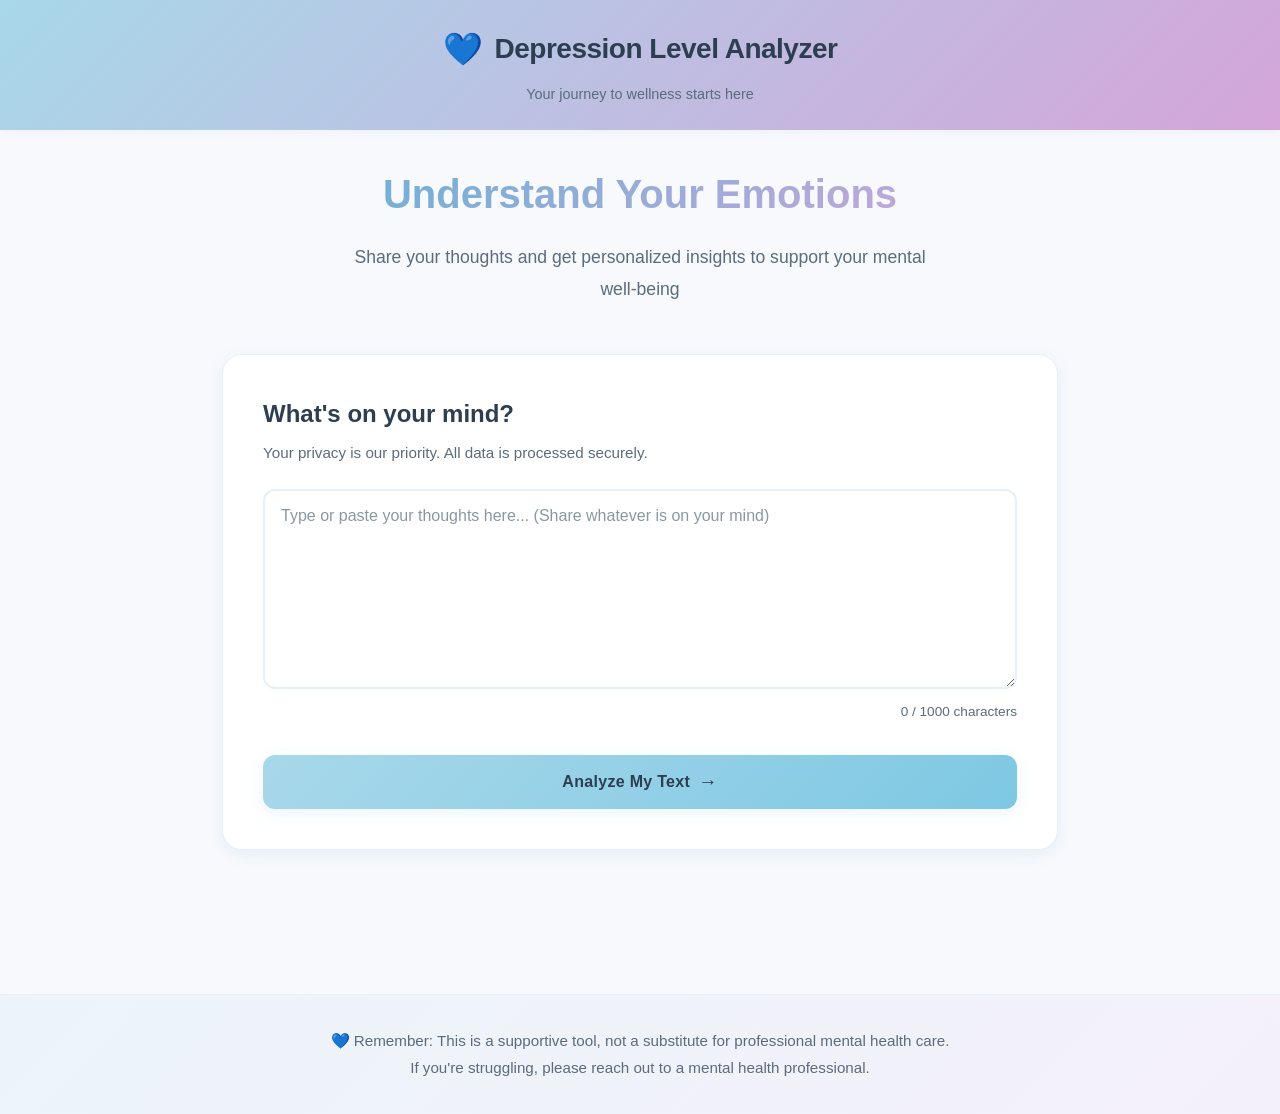
<file: frontend/index.html>
<!DOCTYPE html>
<html lang="en">
<head>
    <meta charset="UTF-8">
    <meta name="viewport" content="width=device-width, initial-scale=1.0">
    <title>Depression Level Analyzer - Find Support</title>
    <link rel="stylesheet" href="styles.css">
</head>
<body>
    <!-- Navigation Bar -->
    <nav class="navbar">
        <div class="nav-container">
            <div class="logo">
                <span class="logo-icon">💙</span>
                <span class="logo-text">Depression Level Analyzer</span>
            </div>
            <p class="nav-subtitle">Your journey to wellness starts here</p>
        </div>
    </nav>

    <!-- Main Container -->
    <main class="container">
        <!-- Hero Section -->
        <section class="hero">
            <h1>Understand Your Emotions</h1>
            <p class="hero-subtitle">Share your thoughts and get personalized insights to support your mental well-being</p>
        </section>

        <!-- Input Section -->
        <section class="input-section">
            <div class="input-card">
                <h2>What's on your mind?</h2>
                <p class="input-hint">Your privacy is our priority. All data is processed securely.</p>
                
                <form id="predictionForm" class="form-group">
                    <textarea 
                        id="userText" 
                        class="textarea" 
                        placeholder="Type or paste your thoughts here... (Share whatever is on your mind)"
                        rows="8"
                        required
                    ></textarea>
                    
                    <div class="char-count">
                        <span id="charCount">0</span> / 1000 characters
                    </div>
                    
                    <button type="submit" class="btn btn-primary">
                        <span class="btn-text">Analyze My Text</span>
                        <span class="btn-icon">→</span>
                    </button>
                </form>
            </div>
        </section>

        <!-- Loading State -->
        <div id="loadingSpinner" class="loading-container hidden">
            <div class="spinner"></div>
            <p class="loading-text">Analyzing your thoughts...</p>
            <p class="loading-subtext">This helps us understand and support you better</p>
        </div>

        <!-- Results Section -->
        <section id="resultsSection" class="results-section hidden">
            
            <!-- Severity Card -->
            <div class="result-card severity-card fade-in">
                <div class="card-header">
                    <h3>Depression Severity Level</h3>
                    <span class="card-icon">📊</span>
                </div>
                <div class="severity-content">
                    <div class="severity-badge" id="severityBadge"></div>
                    <p class="severity-label" id="severityLabel"></p>
                    <p class="severity-description" id="severityDescription"></p>
                </div>
            </div>

            <!-- Risk Score Card -->
            <div class="result-card risk-card fade-in animation-delay-1">
                <div class="card-header">
                    <h3>Mental Health Risk Score</h3>
                    <span class="card-icon">⚠️</span>
                </div>
                <div class="risk-content">
                    <div class="risk-gauge">
                        <div class="gauge-bar">
                            <div class="gauge-fill" id="gaugeFill"></div>
                        </div>
                        <div class="gauge-labels">
                            <span>0</span>
                            <span id="riskScore">0</span>
                            <span>100</span>
                        </div>
                    </div>
                    <p class="risk-interpretation" id="riskInterpretation"></p>
                </div>
            </div>

            <!-- Emotion Card -->
            <div class="result-card emotion-card fade-in animation-delay-2">
                <div class="card-header">
                    <h3>Detected Emotion</h3>
                    <span class="card-icon">🎭</span>
                </div>
                <div class="emotion-content">
                    <p class="emotion-emoji" id="emotionEmoji"></p>
                    <p class="emotion-text" id="emotionText"></p>
                    <p class="emotion-description" id="emotionDescription"></p>
                </div>
            </div>

            <!-- Suicide Risk Alert (High Risk Only) -->
            <div id="suicideRiskAlert" class="result-card alert-card high-risk hidden fade-in animation-delay-3">
                <div class="card-header alert-header">
                    <h3>⚠️ Important Safety Notice</h3>
                </div>
                <div class="alert-content">
                    <p class="alert-text">We've detected indicators suggesting you might be experiencing significant distress.</p>
                    <p class="alert-subtext">You're not alone. Please reach out for support:</p>
                    <div class="crisis-resources">
                        <a href="tel:988" class="resource-link">
                            <span class="resource-icon">📞</span>
                            <span>Call 988 (US Suicide & Crisis Lifeline)</span>
                        </a>
                        <a href="https://www.crisistextline.org/" target="_blank" class="resource-link">
                            <span class="resource-icon">💬</span>
                            <span>Text HOME to 741741 (Crisis Text Line)</span>
                        </a>
                        <a href="https://www.international.findahelpline.com/" target="_blank" class="resource-link">
                            <span class="resource-icon">🌍</span>
                            <span>Find Helpline in Your Country</span>
                        </a>
                    </div>
                </div>
            </div>

            <!-- Coping Strategies Card -->
            <div class="result-card strategies-card fade-in animation-delay-4">
                <div class="card-header">
                    <h3>Personalized Support Strategies</h3>
                    <span class="card-icon">🌿</span>
                </div>
                <div class="strategies-content">
                    <ul class="strategies-list" id="strategiesList"></ul>
                </div>
            </div>

            <!-- New Analysis Button -->
            <div class="new-analysis-section fade-in animation-delay-5">
                <button class="btn btn-secondary" id="newAnalysisBtn">
                    <span class="btn-text">Run Another Analysis</span>
                </button>
            </div>

        </section>

        <!-- Error Message -->
        <div id="errorMessage" class="error-message hidden"></div>

    </main>

    <!-- Footer -->
    <footer class="footer">
        <p class="footer-text">
            💙 Remember: This is a supportive tool, not a substitute for professional mental health care. 
            <br>If you're struggling, please reach out to a mental health professional.
        </p>
    </footer>

    <script src="script.js"></script>
</body>
</html>
</file>
<file: frontend/styles.css>
/* ================================
   GLOBAL STYLES & RESET
   ================================ */

* {
    margin: 0;
    padding: 0;
    box-sizing: border-box;
}

:root {
    /* Calming Color Palette */
    --primary-soft: #a8d8ea;     /* Light blue */
    --primary: #7ec8e3;           /* Soft blue */
    --primary-dark: #5db3d5;      /* Deeper blue */
    --lavender: #d4a5d9;          /* Soft lavender */
    --mint: #a8d8d8;              /* Soft mint */
    --sage: #9db8a0;              /* Soft sage green */
    --coral-soft: #f8b4b4;        /* Soft coral */
    
    --background: #f8f9fd;        /* Very light blue */
    --card-bg: #ffffff;           /* White */
    --text-dark: #2c3e50;         /* Dark slate */
    --text-light: #5a6c7d;        /* Light slate */
    --border-color: #e8f0f7;      /* Very light border */
    
    --shadow-sm: 0 2px 8px rgba(124, 179, 213, 0.1);
    --shadow-md: 0 4px 16px rgba(124, 179, 213, 0.15);
    --shadow-lg: 0 8px 32px rgba(124, 179, 213, 0.2);
    
    --transition: all 0.3s cubic-bezier(0.4, 0, 0.2, 1);
    --font-family: 'Segoe UI', Tahoma, Geneva, Verdana, sans-serif;
}

/* Dark mode support */
@media (prefers-color-scheme: dark) {
    :root {
        --background: #1a202c;
        --card-bg: #2d3748;
        --text-dark: #f7fafc;
        --text-light: #cbd5e0;
        --border-color: #4a5568;
    }
}

html, body {
    height: 100%;
    font-family: var(--font-family);
    background: linear-gradient(135deg, var(--background) 0%, var(--background) 100%);
    color: var(--text-dark);
    line-height: 1.6;
}

/* ================================
   NAVBAR
   ================================ */

.navbar {
    background: linear-gradient(135deg, var(--primary-soft) 0%, var(--lavender) 100%);
    padding: 1.5rem 0;
    box-shadow: var(--shadow-sm);
    position: sticky;
    top: 0;
    z-index: 100;
}

.nav-container {
    max-width: 1200px;
    margin: 0 auto;
    padding: 0 2rem;
    text-align: center;
}

.logo {
    display: flex;
    align-items: center;
    justify-content: center;
    gap: 0.75rem;
    margin-bottom: 0.5rem;
}

.logo-icon {
    font-size: 2rem;
    animation: float 3s ease-in-out infinite;
}

@keyframes float {
    0%, 100% { transform: translateY(0px); }
    50% { transform: translateY(-10px); }
}

.logo-text {
    font-size: 1.75rem;
    font-weight: 700;
    color: var(--text-dark);
    letter-spacing: -0.5px;
}

.nav-subtitle {
    font-size: 0.9rem;
    color: var(--text-light);
    font-weight: 400;
}

/* ================================
   CONTAINER & LAYOUT
   ================================ */

.container {
    max-width: 900px;
    margin: 0 auto;
    padding: 2rem;
}

/* ================================
   HERO SECTION
   ================================ */

.hero {
    text-align: center;
    margin-bottom: 3rem;
    animation: fadeInDown 0.8s ease-out;
}

.hero h1 {
    font-size: 2.5rem;
    color: var(--text-dark);
    margin-bottom: 1rem;
    font-weight: 700;
    background: linear-gradient(135deg, var(--primary-dark) 0%, var(--lavender) 100%);
    -webkit-background-clip: text;
    -webkit-text-fill-color: transparent;
    background-clip: text;
}

.hero-subtitle {
    font-size: 1.1rem;
    color: var(--text-light);
    max-width: 600px;
    margin: 0 auto;
    line-height: 1.8;
}

/* ================================
   INPUT SECTION
   ================================ */

.input-section {
    margin-bottom: 3rem;
}

.input-card {
    background: var(--card-bg);
    border-radius: 20px;
    padding: 2.5rem;
    box-shadow: var(--shadow-md);
    border: 1px solid var(--border-color);
    animation: fadeInUp 0.8s ease-out;
}

.input-card h2 {
    font-size: 1.5rem;
    color: var(--text-dark);
    margin-bottom: 0.5rem;
}

.input-hint {
    color: var(--text-light);
    font-size: 0.95rem;
    margin-bottom: 1.5rem;
}

.form-group {
    display: flex;
    flex-direction: column;
}

.textarea {
    width: 100%;
    padding: 1rem;
    border: 2px solid var(--border-color);
    border-radius: 12px;
    font-family: var(--font-family);
    font-size: 1rem;
    color: var(--text-dark);
    resize: vertical;
    min-height: 200px;
    transition: var(--transition);
    background-color: var(--card-bg);
}

.textarea:focus {
    outline: none;
    border-color: var(--primary);
    box-shadow: 0 0 0 3px rgba(124, 179, 213, 0.1);
}

.textarea::placeholder {
    color: var(--text-light);
    opacity: 0.7;
}

.char-count {
    margin-top: 0.75rem;
    font-size: 0.85rem;
    color: var(--text-light);
    text-align: right;
}

/* ================================
   BUTTONS
   ================================ */

.btn {
    padding: 1rem 2rem;
    border: none;
    border-radius: 12px;
    font-size: 1rem;
    font-weight: 600;
    cursor: pointer;
    transition: var(--transition);
    display: inline-flex;
    align-items: center;
    justify-content: center;
    gap: 0.5rem;
    letter-spacing: 0.3px;
    margin-top: 2rem;
}

.btn-primary {
    background: linear-gradient(135deg, var(--primary-soft) 0%, var(--primary) 100%);
    color: var(--text-dark);
    width: 100%;
    box-shadow: var(--shadow-md);
}

.btn-primary:hover {
    transform: translateY(-2px);
    box-shadow: var(--shadow-lg);
}

.btn-primary:active {
    transform: translateY(0);
}

.btn-primary:disabled {
    opacity: 0.5;
    cursor: not-allowed;
    transform: none;
}

.btn-secondary {
    background: linear-gradient(135deg, var(--sage) 0%, var(--mint) 100%);
    color: var(--text-dark);
    margin-top: 0;
}

.btn-secondary:hover {
    transform: translateY(-2px);
    box-shadow: var(--shadow-lg);
}

.btn-icon {
    font-size: 1.2rem;
}

/* ================================
   LOADING STATE
   ================================ */

.loading-container {
    text-align: center;
    padding: 4rem 2rem;
    animation: fadeIn 0.5s ease-out;
}

.spinner {
    width: 60px;
    height: 60px;
    border: 4px solid var(--border-color);
    border-top: 4px solid var(--primary);
    border-radius: 50%;
    animation: spin 1s linear infinite;
    margin: 0 auto 1.5rem;
}

@keyframes spin {
    to { transform: rotate(360deg); }
}

.loading-text {
    font-size: 1.2rem;
    color: var(--text-dark);
    font-weight: 600;
    margin-bottom: 0.5rem;
}

.loading-subtext {
    color: var(--text-light);
    font-size: 0.95rem;
}

.hidden {
    display: none !important;
}

/* ================================
   RESULTS SECTION
   ================================ */

.results-section {
    display: grid;
    gap: 2rem;
}

.result-card {
    background: var(--card-bg);
    border-radius: 16px;
    padding: 2rem;
    box-shadow: var(--shadow-md);
    border: 1px solid var(--border-color);
    transition: var(--transition);
    scroll-margin-top: 100px;
}

.result-card:hover {
    transform: translateY(-4px);
    box-shadow: var(--shadow-lg);
}

.card-header {
    display: flex;
    justify-content: space-between;
    align-items: center;
    margin-bottom: 1.5rem;
}

.card-header h3 {
    font-size: 1.3rem;
    color: var(--text-dark);
    font-weight: 600;
}

.card-icon {
    font-size: 1.8rem;
}

/* ================================
   SEVERITY CARD
   ================================ */

.severity-card {
    background: linear-gradient(135deg, rgba(168, 216, 234, 0.1) 0%, rgba(212, 165, 217, 0.05) 100%);
}

.severity-badge {
    display: inline-block;
    padding: 0.75rem 1.5rem;
    border-radius: 50px;
    font-weight: 700;
    font-size: 1.1rem;
    margin-bottom: 1rem;
    text-transform: uppercase;
    letter-spacing: 1px;
}

.severity-badge.mild {
    background: linear-gradient(135deg, #a8d8d8 0%, #9db8a0 100%);
    color: #1a3a3a;
}

.severity-badge.moderate {
    background: linear-gradient(135deg, #ffd89b 0%, #f8b4b4 100%);
    color: #5a3a1a;
}

.severity-badge.severe {
    background: linear-gradient(135deg, #ff9a9e 0%, #fab1a0 100%);
    color: #5a2c2c;
}

.severity-label {
    font-size: 1.2rem;
    font-weight: 600;
    color: var(--text-dark);
    margin-bottom: 0.5rem;
}

.severity-description {
    color: var(--text-light);
    line-height: 1.7;
}

/* ================================
   RISK CARD
   ================================ */

.risk-card {
    background: linear-gradient(135deg, rgba(248, 180, 180, 0.1) 0%, rgba(168, 216, 234, 0.05) 100%);
}

.risk-gauge {
    margin: 1.5rem 0;
}

.gauge-bar {
    width: 100%;
    height: 28px;
    background-color: var(--border-color);
    border-radius: 20px;
    overflow: hidden;
    box-shadow: inset 0 2px 4px rgba(0, 0, 0, 0.1);
    margin-bottom: 1rem;
}

.gauge-fill {
    height: 100%;
    background: linear-gradient(90deg, #9db8a0 0%, #ffd89b 50%, #ff9a9e 100%);
    border-radius: 20px;
    transition: width 0.8s cubic-bezier(0.25, 0.46, 0.45, 0.94);
    width: 0%;
}

.gauge-labels {
    display: flex;
    justify-content: space-between;
    font-size: 0.85rem;
    color: var(--text-light);
    font-weight: 600;
}

.risk-interpretation {
    color: var(--text-light);
    margin-top: 1rem;
    line-height: 1.7;
}

/* ================================
   EMOTION CARD
   ================================ */

.emotion-card {
    background: linear-gradient(135deg, rgba(212, 165, 217, 0.1) 0%, rgba(168, 216, 234, 0.05) 100%);
    text-align: center;
}

.emotion-emoji {
    font-size: 4rem;
    margin: 1rem 0;
    animation: bounce 1.5s ease-in-out infinite;
}

@keyframes bounce {
    0%, 100% { transform: translateY(0); }
    50% { transform: translateY(-10px); }
}

.emotion-text {
    font-size: 1.3rem;
    font-weight: 700;
    color: var(--text-dark);
}

.emotion-description {
    color: var(--text-light);
    margin-top: 0.5rem;
    line-height: 1.7;
}

/* ================================
   ALERT CARD (High Risk)
   ================================ */

.alert-card {
    background: linear-gradient(135deg, rgba(255, 154, 158, 0.15) 0%, rgba(248, 180, 180, 0.1) 100%);
    border: 2px solid #ff9a9e;
    animation: slideDown 0.5s ease-out;
}

@keyframes slideDown {
    from {
        opacity: 0;
        transform: translateY(-20px);
    }
    to {
        opacity: 1;
        transform: translateY(0);
    }
}

.alert-header {
    border-bottom: 2px solid rgba(255, 154, 158, 0.3);
    padding-bottom: 1rem;
    margin-bottom: 1.5rem;
}

.alert-header h3 {
    color: #c9302c;
}

.alert-text {
    color: var(--text-dark);
    font-weight: 600;
    margin-bottom: 0.5rem;
}

.alert-subtext {
    color: var(--text-light);
    margin-bottom: 1.5rem;
}

.crisis-resources {
    display: flex;
    flex-direction: column;
    gap: 1rem;
}

.resource-link {
    display: flex;
    align-items: center;
    gap: 1rem;
    padding: 1rem;
    background-color: rgba(255, 255, 255, 0.5);
    border-radius: 10px;
    text-decoration: none;
    color: var(--text-dark);
    transition: var(--transition);
    font-weight: 600;
    border: 2px solid transparent;
}

.resource-link:hover {
    background-color: rgba(255, 255, 255, 0.8);
    border-color: var(--primary);
    transform: translateX(5px);
}

.resource-icon {
    font-size: 1.5rem;
}

/* ================================
   STRATEGIES CARD
   ================================ */

.strategies-card {
    background: linear-gradient(135deg, rgba(168, 216, 232, 0.1) 0%, rgba(157, 184, 160, 0.1) 100%);
}

.strategies-list {
    list-style: none;
}

.strategies-list li {
    padding: 1rem;
    margin-bottom: 0.75rem;
    background-color: rgba(255, 255, 255, 0.5);
    border-left: 4px solid var(--primary-soft);
    border-radius: 8px;
    color: var(--text-dark);
    line-height: 1.7;
    transition: var(--transition);
}

.strategies-list li:hover {
    background-color: rgba(255, 255, 255, 0.8);
    border-left-color: var(--primary);
}

.strategies-list li::before {
    content: "✨ ";
    margin-right: 0.5rem;
}

/* ================================
   NEW ANALYSIS SECTION
   ================================ */

.new-analysis-section {
    text-align: center;
    padding: 2rem;
}

/* ================================
   ERROR MESSAGE
   ================================ */

.error-message {
    background-color: rgba(255, 154, 158, 0.15);
    border: 2px solid #ff9a9e;
    color: #c9302c;
    padding: 1.5rem;
    border-radius: 12px;
    margin-bottom: 2rem;
    animation: slideDown 0.5s ease-out;
}

/* ================================
   ANIMATIONS
   ================================ */

@keyframes fadeIn {
    from {
        opacity: 0;
    }
    to {
        opacity: 1;
    }
}

@keyframes fadeInDown {
    from {
        opacity: 0;
        transform: translateY(-20px);
    }
    to {
        opacity: 1;
        transform: translateY(0);
    }
}

@keyframes fadeInUp {
    from {
        opacity: 0;
        transform: translateY(20px);
    }
    to {
        opacity: 1;
        transform: translateY(0);
    }
}

.fade-in {
    animation: fadeIn 0.6s ease-out forwards;
    opacity: 0;
}

.animation-delay-1 { animation-delay: 0.1s; }
.animation-delay-2 { animation-delay: 0.2s; }
.animation-delay-3 { animation-delay: 0.3s; }
.animation-delay-4 { animation-delay: 0.4s; }
.animation-delay-5 { animation-delay: 0.5s; }

/* ================================
   FOOTER
   ================================ */

.footer {
    background: linear-gradient(135deg, rgba(168, 216, 234, 0.15) 0%, rgba(212, 165, 217, 0.1) 100%);
    padding: 2rem;
    text-align: center;
    margin-top: 4rem;
    border-top: 1px solid var(--border-color);
}

.footer-text {
    color: var(--text-light);
    font-size: 0.95rem;
    line-height: 1.8;
}

/* ================================
   RESPONSIVE DESIGN
   ================================ */

@media (max-width: 768px) {
    .container {
        padding: 1rem;
    }

    .hero h1 {
        font-size: 2rem;
    }

    .input-card,
    .result-card {
        padding: 1.5rem;
    }

    .logo-text {
        font-size: 1.3rem;
    }

    .navbar {
        padding: 1rem 0;
    }

    .results-section {
        gap: 1.5rem;
    }

    .btn {
        padding: 0.9rem 1.5rem;
        font-size: 0.95rem;
        margin-top: 1.5rem;
    }

    .crisis-resources {
        flex-direction: column;
    }

    .card-header {
        flex-direction: column;
        text-align: center;
        align-items: flex-start;
    }

    .card-header h3 {
        margin-bottom: 0.5rem;
    }

    .card-icon {
        position: absolute;
        right: 1.5rem;
        top: 1.5rem;
    }
}

@media (max-width: 480px) {
    .hero h1 {
        font-size: 1.5rem;
    }

    .hero-subtitle {
        font-size: 0.95rem;
    }

    .logo {
        flex-direction: column;
        gap: 0.25rem;
    }

    .logo-icon {
        font-size: 1.5rem;
    }

    .logo-text {
        font-size: 1.1rem;
    }

    .input-card,
    .result-card {
        padding: 1.25rem;
    }

    .emotion-emoji {
        font-size: 3rem;
    }

    .btn {
        padding: 0.8rem 1rem;
        font-size: 0.9rem;
    }
}

/* ================================
   ACCESSIBILITY
   ================================ */

@media (prefers-reduced-motion: reduce) {
    * {
        animation-duration: 0.01ms !important;
        animation-iteration-count: 1 !important;
        transition-duration: 0.01ms !important;
    }
}
</file>
